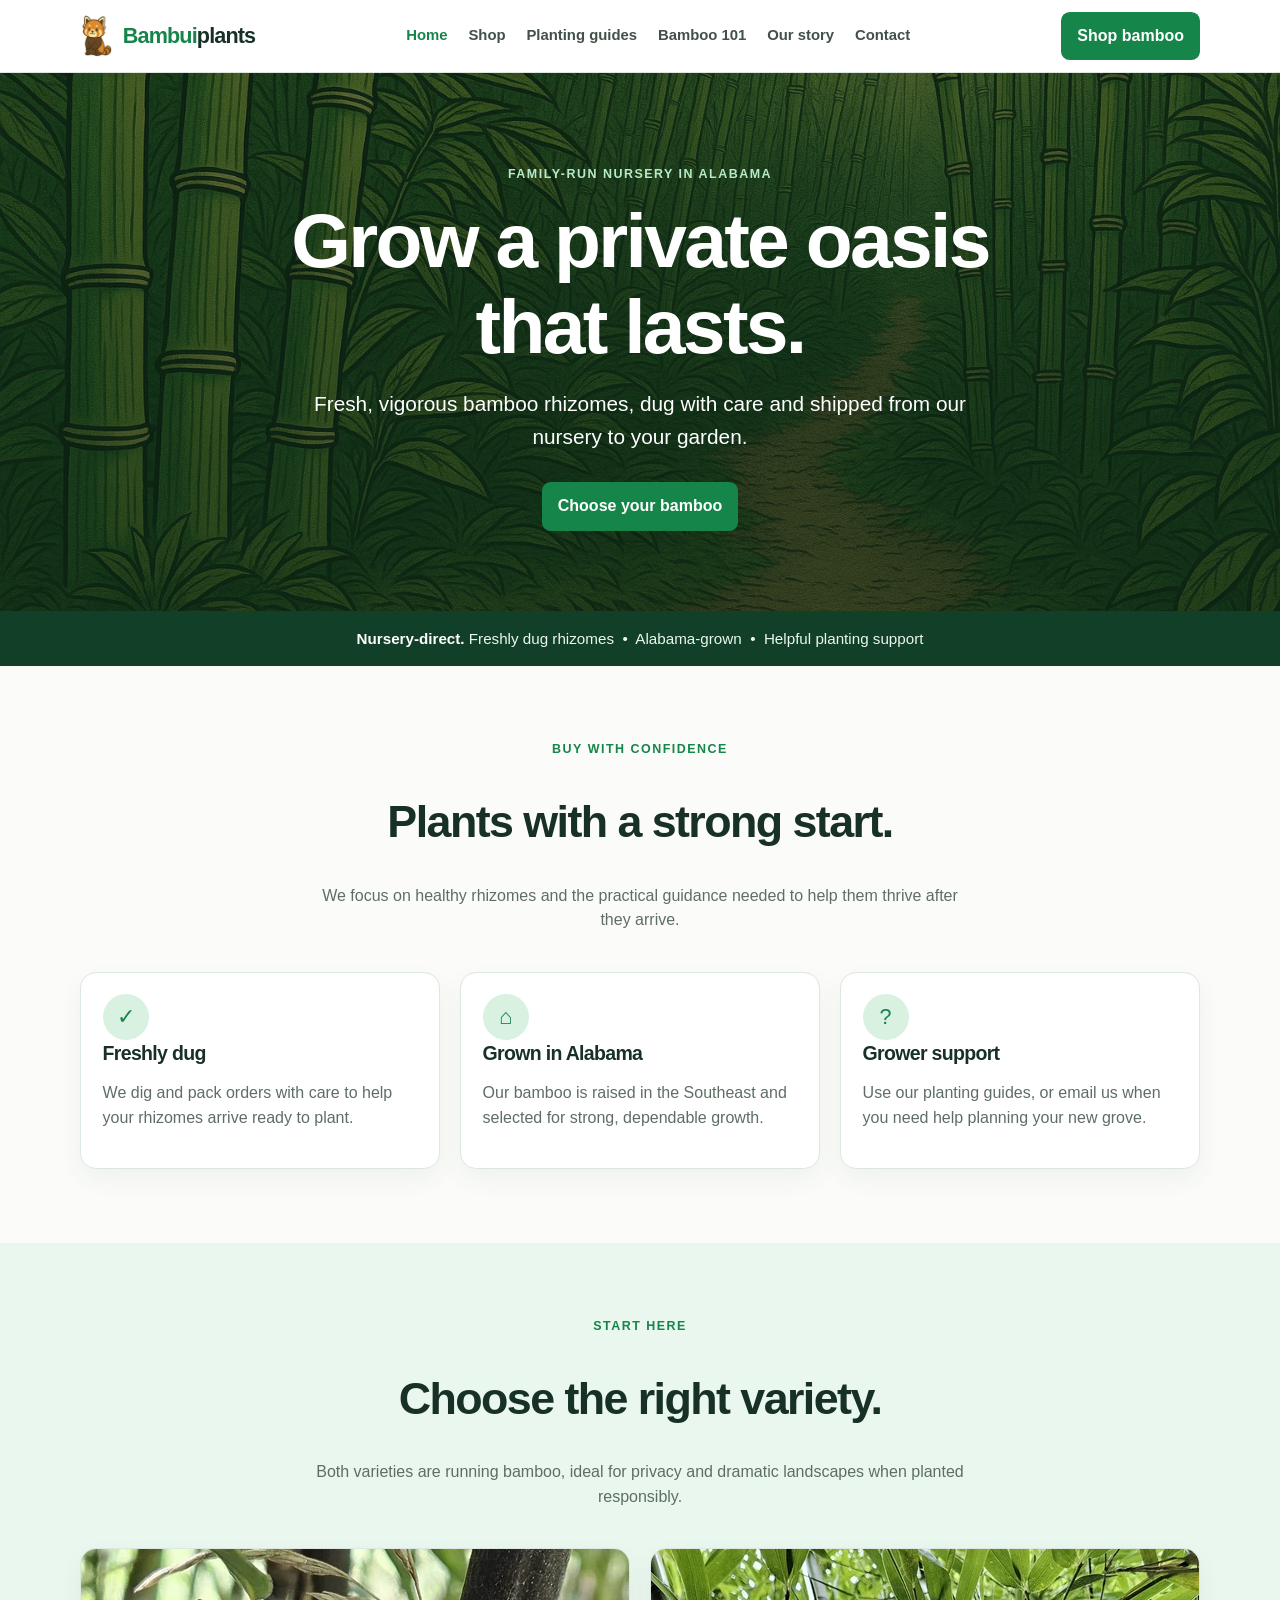
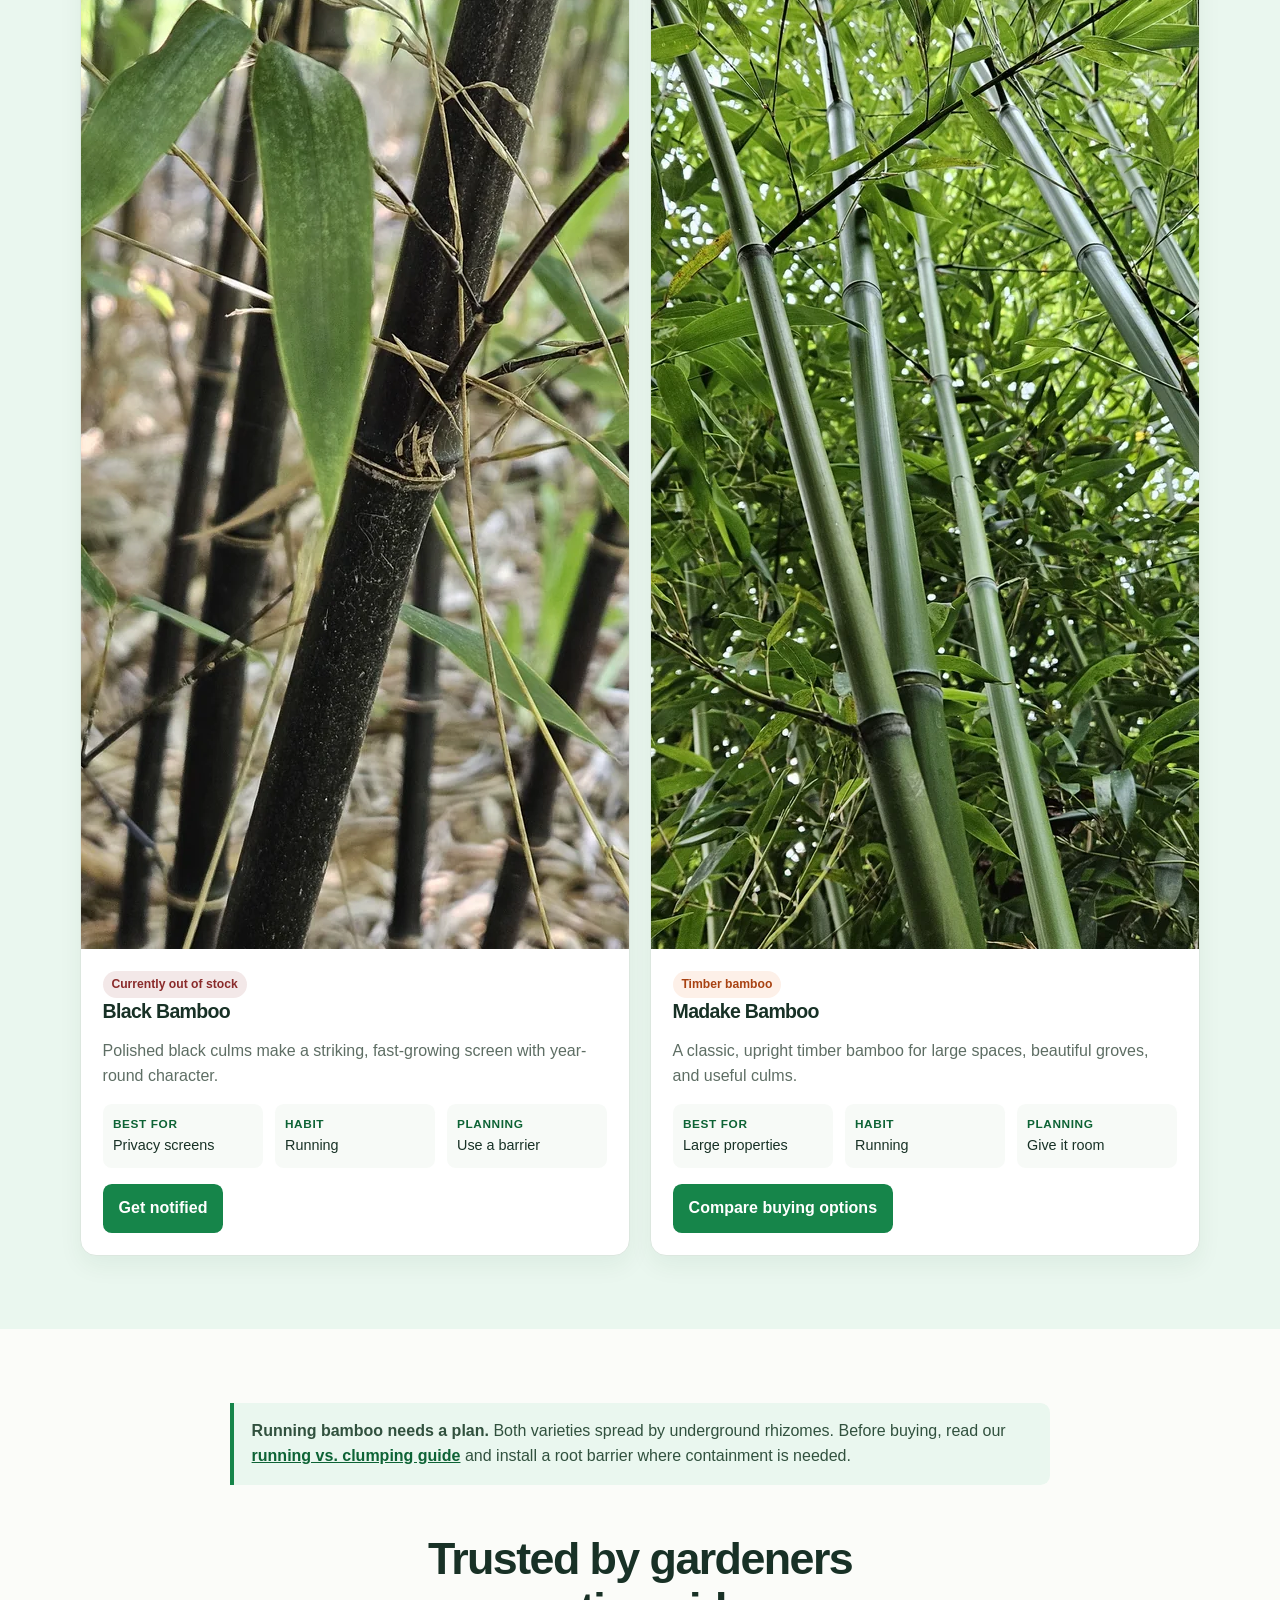
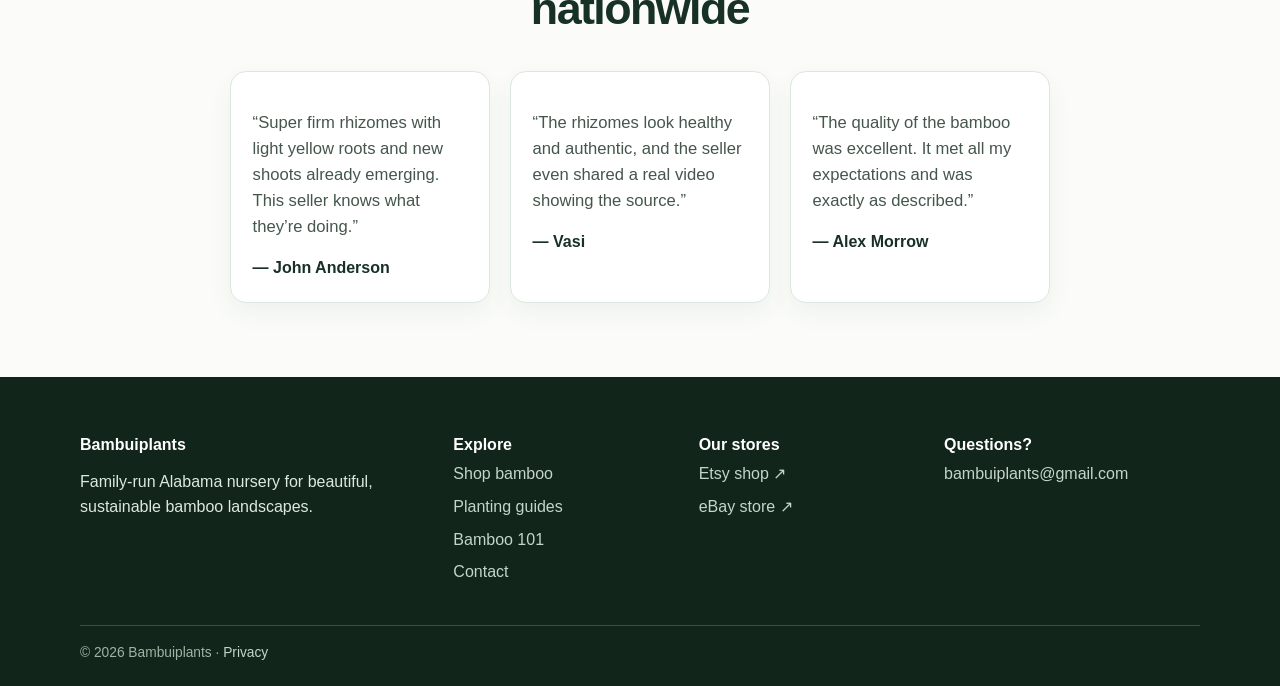
<file: index.html>
<!doctype html>
<html lang="en">
<head>
  <meta charset="utf-8"><meta name="viewport" content="width=device-width, initial-scale=1">
  <title>Bambuiplants | Fresh Bamboo Rhizomes from Alabama</title>
  <meta name="description" content="Fresh, healthy bamboo rhizomes from our family-run Alabama nursery. Shop Black Bamboo and Madake for privacy screens, groves, and garden projects.">
  <link rel="canonical" href="https://bambuiplants.com/"><meta property="og:type" content="website"><meta property="og:title" content="Bambuiplants | Fresh Bamboo Rhizomes from Alabama"><meta property="og:description" content="Nursery-direct bamboo rhizomes for privacy, beauty, and lasting garden projects."><meta property="og:url" content="https://bambuiplants.com/"><meta property="og:image" content="https://bambuiplants.com/images/bamboohero.webp"><meta name="twitter:card" content="summary_large_image">
  <link rel="preload" as="image" href="images/bamboohero.webp"><link rel="stylesheet" href="styles.css"><link rel="icon" href="images/bambuiplants-redpanda.webp" type="image/webp">
  <script type="application/ld+json">{"@context":"https://schema.org","@type":"LocalBusiness","name":"Bambuiplants","url":"https://bambuiplants.com/","email":"bambuiplants@gmail.com","address":{"@type":"PostalAddress","addressRegion":"AL","addressCountry":"US"},"description":"Family-run Alabama nursery offering fresh bamboo rhizomes through Etsy and eBay."}</script>
</head>
<body>
<a class="skip-link" href="#main">Skip to content</a>
<header class="site-header"><div class="container header-inner"><a class="brand" href="index.html"><img src="images/bambuiplants-redpanda.webp" width="34" height="42" alt=""><span><span class="accent">Bambui</span>plants</span></a><nav class="site-nav" data-site-nav data-open="false" aria-label="Main navigation"><a href="index.html" aria-current="page">Home</a><a href="shop.html">Shop</a><a href="guides.html">Planting guides</a><a href="blog.html">Bamboo 101</a><a href="about.html">Our story</a><a href="contact.html">Contact</a></nav><div class="header-actions"><a class="button button-primary" href="shop.html">Shop bamboo</a><button class="menu-toggle" data-menu-button aria-label="Toggle menu" aria-expanded="false">☰</button></div></div></header>
<main id="main">
  <section class="hero"><div class="container hero-content"><p class="eyebrow">Family-run nursery in Alabama</p><h1>Grow a private oasis that lasts.</h1><p class="lead">Fresh, vigorous bamboo rhizomes, dug with care and shipped from our nursery to your garden.</p><a class="button button-primary" href="shop.html">Choose your bamboo</a></div></section>
  <div class="trust-bar"><div class="container"><strong>Nursery-direct.</strong> Freshly dug rhizomes &nbsp;•&nbsp; Alabama-grown &nbsp;•&nbsp; Helpful planting support</div></div>
  <section class="section"><div class="container"><div class="section-heading"><p class="eyebrow" style="color:var(--green)">Buy with confidence</p><h2>Plants with a strong start.</h2><p>We focus on healthy rhizomes and the practical guidance needed to help them thrive after they arrive.</p></div><div class="grid three"><article class="card"><div class="card-body"><div class="icon">✓</div><h3>Freshly dug</h3><p>We dig and pack orders with care to help your rhizomes arrive ready to plant.</p></div></article><article class="card"><div class="card-body"><div class="icon">⌂</div><h3>Grown in Alabama</h3><p>Our bamboo is raised in the Southeast and selected for strong, dependable growth.</p></div></article><article class="card"><div class="card-body"><div class="icon">?</div><h3>Grower support</h3><p>Use our planting guides, or email us when you need help planning your new grove.</p></div></article></div></div></section>
  <section class="section section-muted"><div class="container"><div class="section-heading"><p class="eyebrow" style="color:var(--green)">Start here</p><h2>Choose the right variety.</h2><p>Both varieties are running bamboo, ideal for privacy and dramatic landscapes when planted responsibly.</p></div><div class="grid two"><article class="card"><img class="product-image" src="images/black-bamboo.webp" width="1000" height="1000" alt="Black Bamboo stalks"><div class="card-body"><span class="tag tag-soldout">Currently out of stock</span><h3>Black Bamboo</h3><p>Polished black culms make a striking, fast-growing screen with year-round character.</p><div class="facts"><div class="fact"><b>Best for</b><span>Privacy screens</span></div><div class="fact"><b>Habit</b><span>Running</span></div><div class="fact"><b>Planning</b><span>Use a barrier</span></div></div><a class="button button-primary" href="contact.html">Get notified</a></div></article><article class="card"><img class="product-image" src="images/madake-bamboo.webp" width="1000" height="1000" alt="Madake Bamboo grove"><div class="card-body"><span class="tag">Timber bamboo</span><h3>Madake Bamboo</h3><p>A classic, upright timber bamboo for large spaces, beautiful groves, and useful culms.</p><div class="facts"><div class="fact"><b>Best for</b><span>Large properties</span></div><div class="fact"><b>Habit</b><span>Running</span></div><div class="fact"><b>Planning</b><span>Give it room</span></div></div><a class="button button-primary" href="shop.html#madake-bamboo">Compare buying options</a></div></article></div></div></section>
  <section class="section"><div class="container content"><div class="notice"><strong>Running bamboo needs a plan.</strong> Both varieties spread by underground rhizomes. Before buying, read our <a href="blog.html#running-vs-clumping">running vs. clumping guide</a> and install a root barrier where containment is needed.</div><div class="section-heading" style="margin-top:3rem"><h2>Trusted by gardeners nationwide</h2></div><div class="grid three"><article class="card"><div class="card-body"><p>“Super firm rhizomes with light yellow roots and new shoots already emerging. This seller knows what they’re doing.”</p><strong>— John Anderson</strong></div></article><article class="card"><div class="card-body"><p>“The rhizomes look healthy and authentic, and the seller even shared a real video showing the source.”</p><strong>— Vasi</strong></div></article><article class="card"><div class="card-body"><p>“The quality of the bamboo was excellent. It met all my expectations and was exactly as described.”</p><strong>— Alex Morrow</strong></div></article></div></div></section>
</main>
<footer class="site-footer"><div class="container footer-grid"><div><h3>Bambuiplants</h3><p>Family-run Alabama nursery for beautiful, sustainable bamboo landscapes.</p></div><div><h3>Explore</h3><ul><li><a href="shop.html">Shop bamboo</a></li><li><a href="guides.html">Planting guides</a></li><li><a href="blog.html">Bamboo 101</a></li><li><a href="contact.html">Contact</a></li></ul></div><div><h3>Our stores</h3><ul><li><a href="https://www.etsy.com/shop/BambuiPlants" target="_blank" rel="noopener noreferrer">Etsy shop ↗</a></li><li><a href="https://www.ebay.com/usr/bambuiplants" target="_blank" rel="noopener noreferrer">eBay store ↗</a></li></ul></div><div><h3>Questions?</h3><a href="mailto:bambuiplants@gmail.com">bambuiplants@gmail.com</a></div></div><div class="container fineprint">© <span data-year></span> Bambuiplants · <a href="privacy.html">Privacy</a></div></footer><script src="site.js" defer></script>
</body></html>
</file>
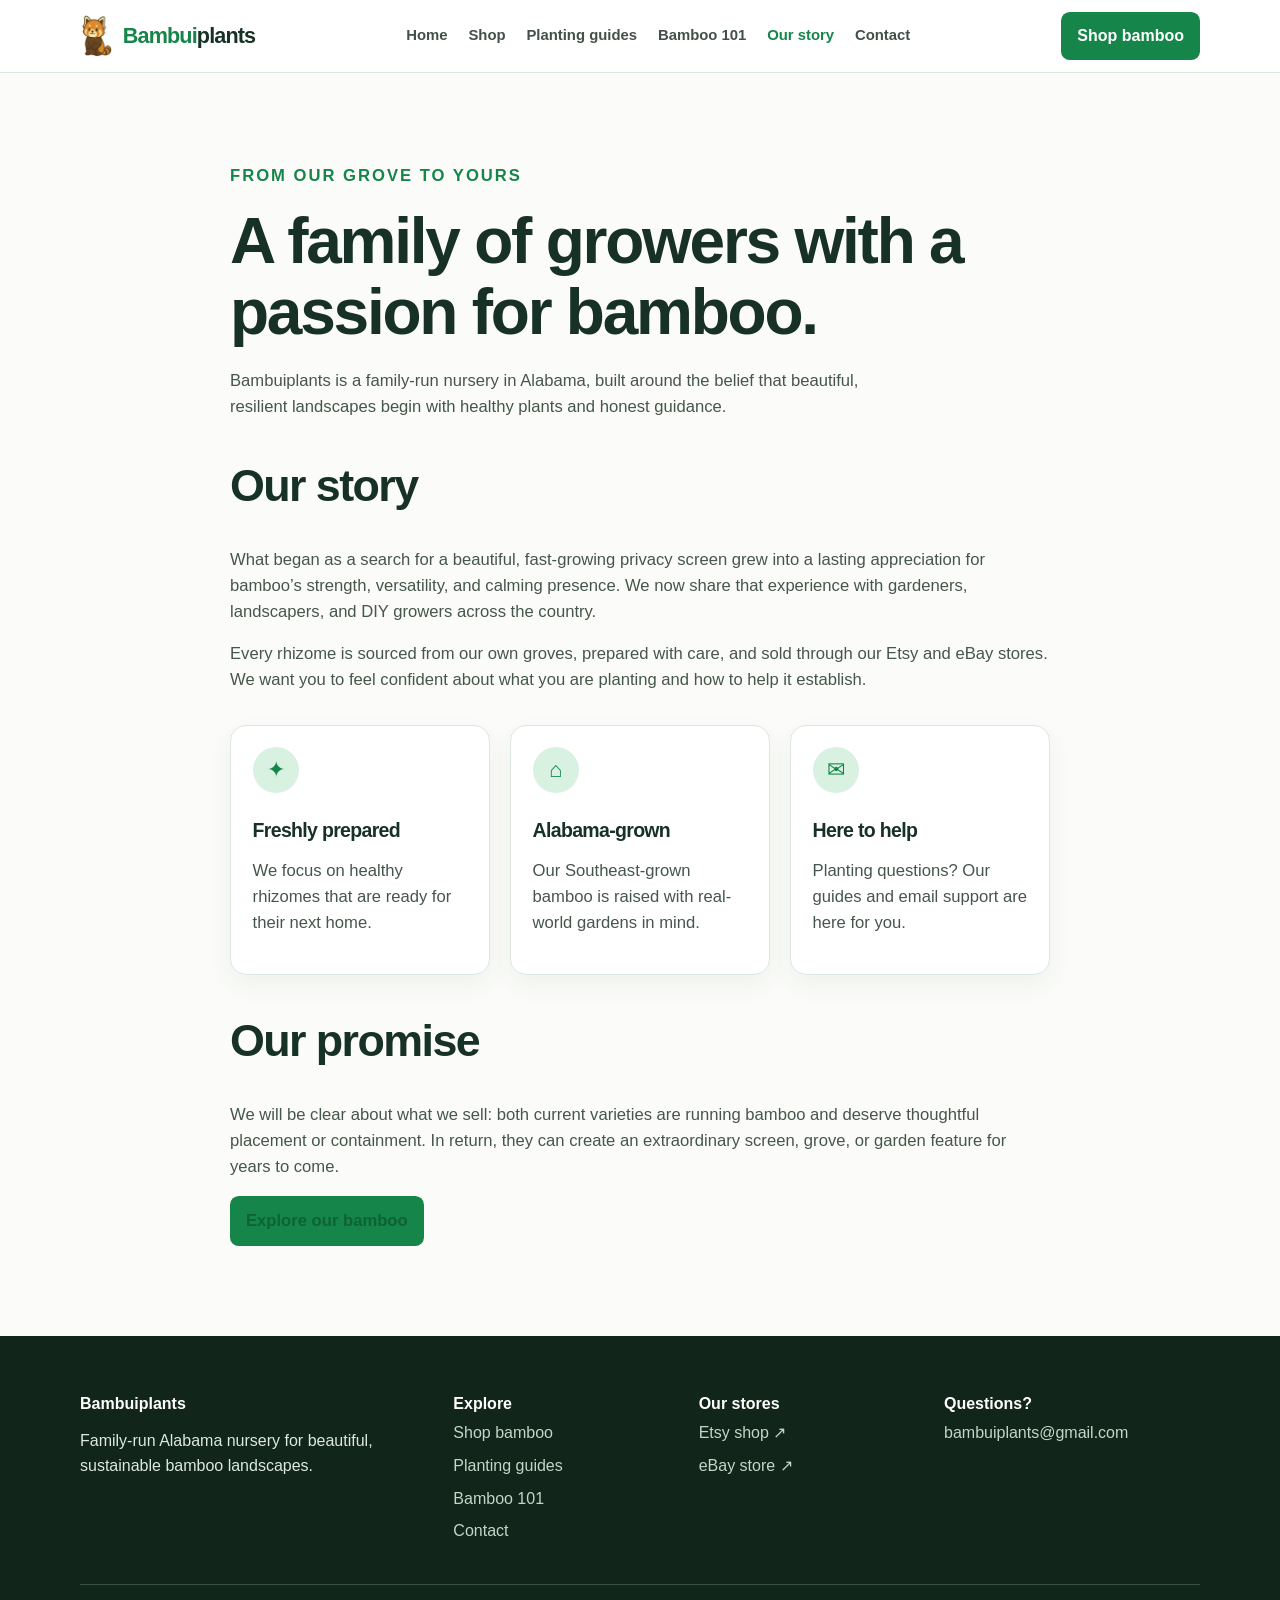
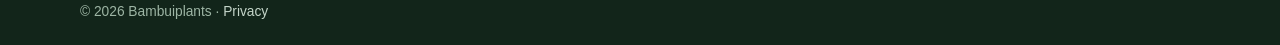
<file: about.html>
<!doctype html><html lang="en"><head><meta charset="utf-8"><meta name="viewport" content="width=device-width,initial-scale=1"><title>Our Alabama Bamboo Nursery | Bambuiplants</title><meta name="description" content="Meet Bambuiplants, a family-run Alabama nursery growing fresh bamboo rhizomes for gardeners, landscapers, and privacy-screen projects."><link rel="canonical" href="https://bambuiplants.com/about.html"><meta property="og:type" content="website"><meta property="og:title" content="Our Alabama Bamboo Nursery | Bambuiplants"><meta property="og:description" content="Family-grown bamboo rhizomes and practical support from our Alabama nursery."><meta property="og:url" content="https://bambuiplants.com/about.html"><meta name="twitter:card" content="summary"><link rel="stylesheet" href="styles.css"></head><body>
<a class="skip-link" href="#main">Skip to content</a><header class="site-header"><div class="container header-inner"><a class="brand" href="index.html"><img src="images/bambuiplants-redpanda.webp" width="34" height="42" alt=""><span><span class="accent">Bambui</span>plants</span></a><nav class="site-nav" data-site-nav data-open="false" aria-label="Main navigation"><a href="index.html">Home</a><a href="shop.html">Shop</a><a href="guides.html">Planting guides</a><a href="blog.html">Bamboo 101</a><a href="about.html" aria-current="page">Our story</a><a href="contact.html">Contact</a></nav><div class="header-actions"><a class="button button-primary" href="shop.html">Shop bamboo</a><button class="menu-toggle" data-menu-button aria-label="Toggle menu" aria-expanded="false">☰</button></div></div></header>
<main id="main"><section class="section"><div class="container content"><p class="eyebrow" style="color:var(--green)">From our grove to yours</p><h1 style="font-size:clamp(2.4rem,5vw,4.1rem)">A family of growers with a passion for bamboo.</h1><p class="lead" style="margin-left:0">Bambuiplants is a family-run nursery in Alabama, built around the belief that beautiful, resilient landscapes begin with healthy plants and honest guidance.</p><h2>Our story</h2><p>What began as a search for a beautiful, fast-growing privacy screen grew into a lasting appreciation for bamboo’s strength, versatility, and calming presence. We now share that experience with gardeners, landscapers, and DIY growers across the country.</p><p>Every rhizome is sourced from our own groves, prepared with care, and sold through our Etsy and eBay stores. We want you to feel confident about what you are planting and how to help it establish.</p><div class="grid three" style="margin-top:2rem"><div class="card"><div class="card-body"><div class="icon">✦</div><h3>Freshly prepared</h3><p>We focus on healthy rhizomes that are ready for their next home.</p></div></div><div class="card"><div class="card-body"><div class="icon">⌂</div><h3>Alabama-grown</h3><p>Our Southeast-grown bamboo is raised with real-world gardens in mind.</p></div></div><div class="card"><div class="card-body"><div class="icon">✉</div><h3>Here to help</h3><p>Planting questions? Our guides and email support are here for you.</p></div></div></div><h2>Our promise</h2><p>We will be clear about what we sell: both current varieties are running bamboo and deserve thoughtful placement or containment. In return, they can create an extraordinary screen, grove, or garden feature for years to come.</p><p><a class="button button-primary" href="shop.html">Explore our bamboo</a></p></div></section></main>
<footer class="site-footer"><div class="container footer-grid"><div><h3>Bambuiplants</h3><p>Family-run Alabama nursery for beautiful, sustainable bamboo landscapes.</p></div><div><h3>Explore</h3><ul><li><a href="shop.html">Shop bamboo</a></li><li><a href="guides.html">Planting guides</a></li><li><a href="blog.html">Bamboo 101</a></li><li><a href="contact.html">Contact</a></li></ul></div><div><h3>Our stores</h3><ul><li><a href="https://www.etsy.com/shop/BambuiPlants" target="_blank" rel="noopener noreferrer">Etsy shop ↗</a></li><li><a href="https://www.ebay.com/usr/bambuiplants" target="_blank" rel="noopener noreferrer">eBay store ↗</a></li></ul></div><div><h3>Questions?</h3><a href="mailto:bambuiplants@gmail.com">bambuiplants@gmail.com</a></div></div><div class="container fineprint">© <span data-year></span> Bambuiplants · <a href="privacy.html">Privacy</a></div></footer><script src="site.js" defer></script></body></html>
</file>
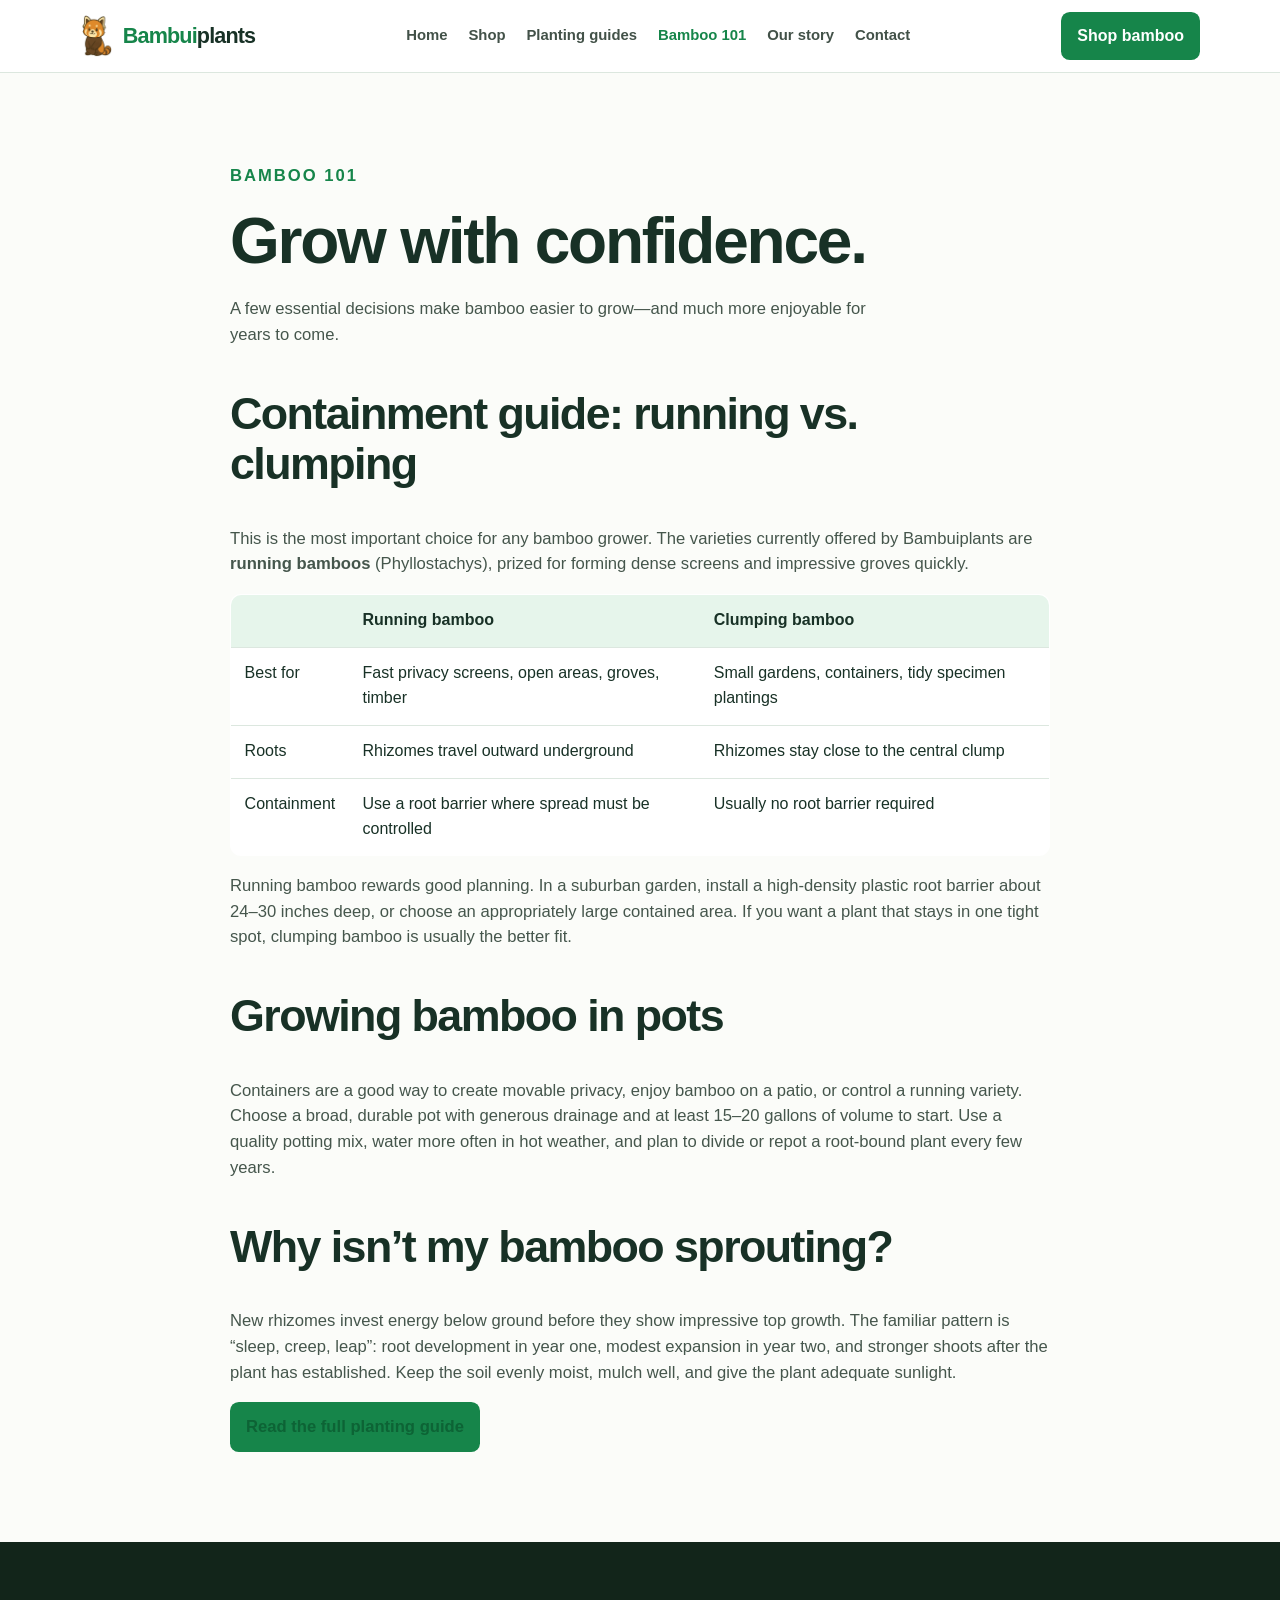
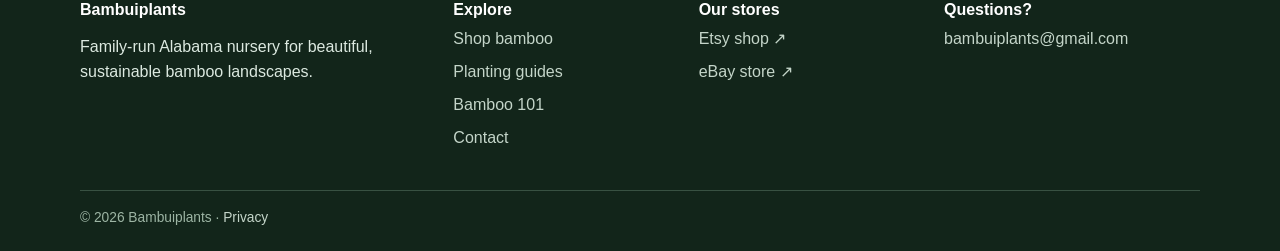
<file: blog.html>
<!doctype html><html lang="en"><head><meta charset="utf-8"><meta name="viewport" content="width=device-width,initial-scale=1"><title>Bamboo 101: Growing Tips and Buyer Guidance | Bambuiplants</title><meta name="description" content="Practical bamboo growing guidance from Bambuiplants: running vs. clumping bamboo, container growing, and what to expect from a new rhizome."><link rel="canonical" href="https://bambuiplants.com/blog.html"><meta property="og:type" content="article"><meta property="og:title" content="Bamboo 101: Growing Tips and Buyer Guidance | Bambuiplants"><meta property="og:description" content="Practical bamboo knowledge for confident planting."><meta property="og:url" content="https://bambuiplants.com/blog.html"><meta name="twitter:card" content="summary"><link rel="stylesheet" href="styles.css"></head><body>
<a class="skip-link" href="#main">Skip to content</a><header class="site-header"><div class="container header-inner"><a class="brand" href="index.html"><img src="images/bambuiplants-redpanda.webp" width="34" height="42" alt=""><span><span class="accent">Bambui</span>plants</span></a><nav class="site-nav" data-site-nav data-open="false" aria-label="Main navigation"><a href="index.html">Home</a><a href="shop.html">Shop</a><a href="guides.html">Planting guides</a><a href="blog.html" aria-current="page">Bamboo 101</a><a href="about.html">Our story</a><a href="contact.html">Contact</a></nav><div class="header-actions"><a class="button button-primary" href="shop.html">Shop bamboo</a><button class="menu-toggle" data-menu-button aria-label="Toggle menu" aria-expanded="false">☰</button></div></div></header>
<main id="main"><section class="section"><article class="container content"><p class="eyebrow" style="color:var(--green)">Bamboo 101</p><h1 style="font-size:clamp(2.4rem,5vw,4.1rem)">Grow with confidence.</h1><p class="lead" style="margin-left:0">A few essential decisions make bamboo easier to grow—and much more enjoyable for years to come.</p><h2 id="running-vs-clumping">Containment guide: running vs. clumping</h2><p>This is the most important choice for any bamboo grower. The varieties currently offered by Bambuiplants are <strong>running bamboos</strong> (Phyllostachys), prized for forming dense screens and impressive groves quickly.</p><table class="comparison"><thead><tr><th></th><th>Running bamboo</th><th>Clumping bamboo</th></tr></thead><tbody><tr><td>Best for</td><td>Fast privacy screens, open areas, groves, timber</td><td>Small gardens, containers, tidy specimen plantings</td></tr><tr><td>Roots</td><td>Rhizomes travel outward underground</td><td>Rhizomes stay close to the central clump</td></tr><tr><td>Containment</td><td>Use a root barrier where spread must be controlled</td><td>Usually no root barrier required</td></tr></tbody></table><p>Running bamboo rewards good planning. In a suburban garden, install a high-density plastic root barrier about 24–30 inches deep, or choose an appropriately large contained area. If you want a plant that stays in one tight spot, clumping bamboo is usually the better fit.</p><h2>Growing bamboo in pots</h2><p>Containers are a good way to create movable privacy, enjoy bamboo on a patio, or control a running variety. Choose a broad, durable pot with generous drainage and at least 15–20 gallons of volume to start. Use a quality potting mix, water more often in hot weather, and plan to divide or repot a root-bound plant every few years.</p><h2>Why isn’t my bamboo sprouting?</h2><p>New rhizomes invest energy below ground before they show impressive top growth. The familiar pattern is “sleep, creep, leap”: root development in year one, modest expansion in year two, and stronger shoots after the plant has established. Keep the soil evenly moist, mulch well, and give the plant adequate sunlight.</p><p><a class="button button-primary" href="guides.html">Read the full planting guide</a></p></article></section></main>
<footer class="site-footer"><div class="container footer-grid"><div><h3>Bambuiplants</h3><p>Family-run Alabama nursery for beautiful, sustainable bamboo landscapes.</p></div><div><h3>Explore</h3><ul><li><a href="shop.html">Shop bamboo</a></li><li><a href="guides.html">Planting guides</a></li><li><a href="blog.html">Bamboo 101</a></li><li><a href="contact.html">Contact</a></li></ul></div><div><h3>Our stores</h3><ul><li><a href="https://www.etsy.com/shop/BambuiPlants" target="_blank" rel="noopener noreferrer">Etsy shop ↗</a></li><li><a href="https://www.ebay.com/usr/bambuiplants" target="_blank" rel="noopener noreferrer">eBay store ↗</a></li></ul></div><div><h3>Questions?</h3><a href="mailto:bambuiplants@gmail.com">bambuiplants@gmail.com</a></div></div><div class="container fineprint">© <span data-year></span> Bambuiplants · <a href="privacy.html">Privacy</a></div></footer><script src="site.js" defer></script></body></html>
</file>
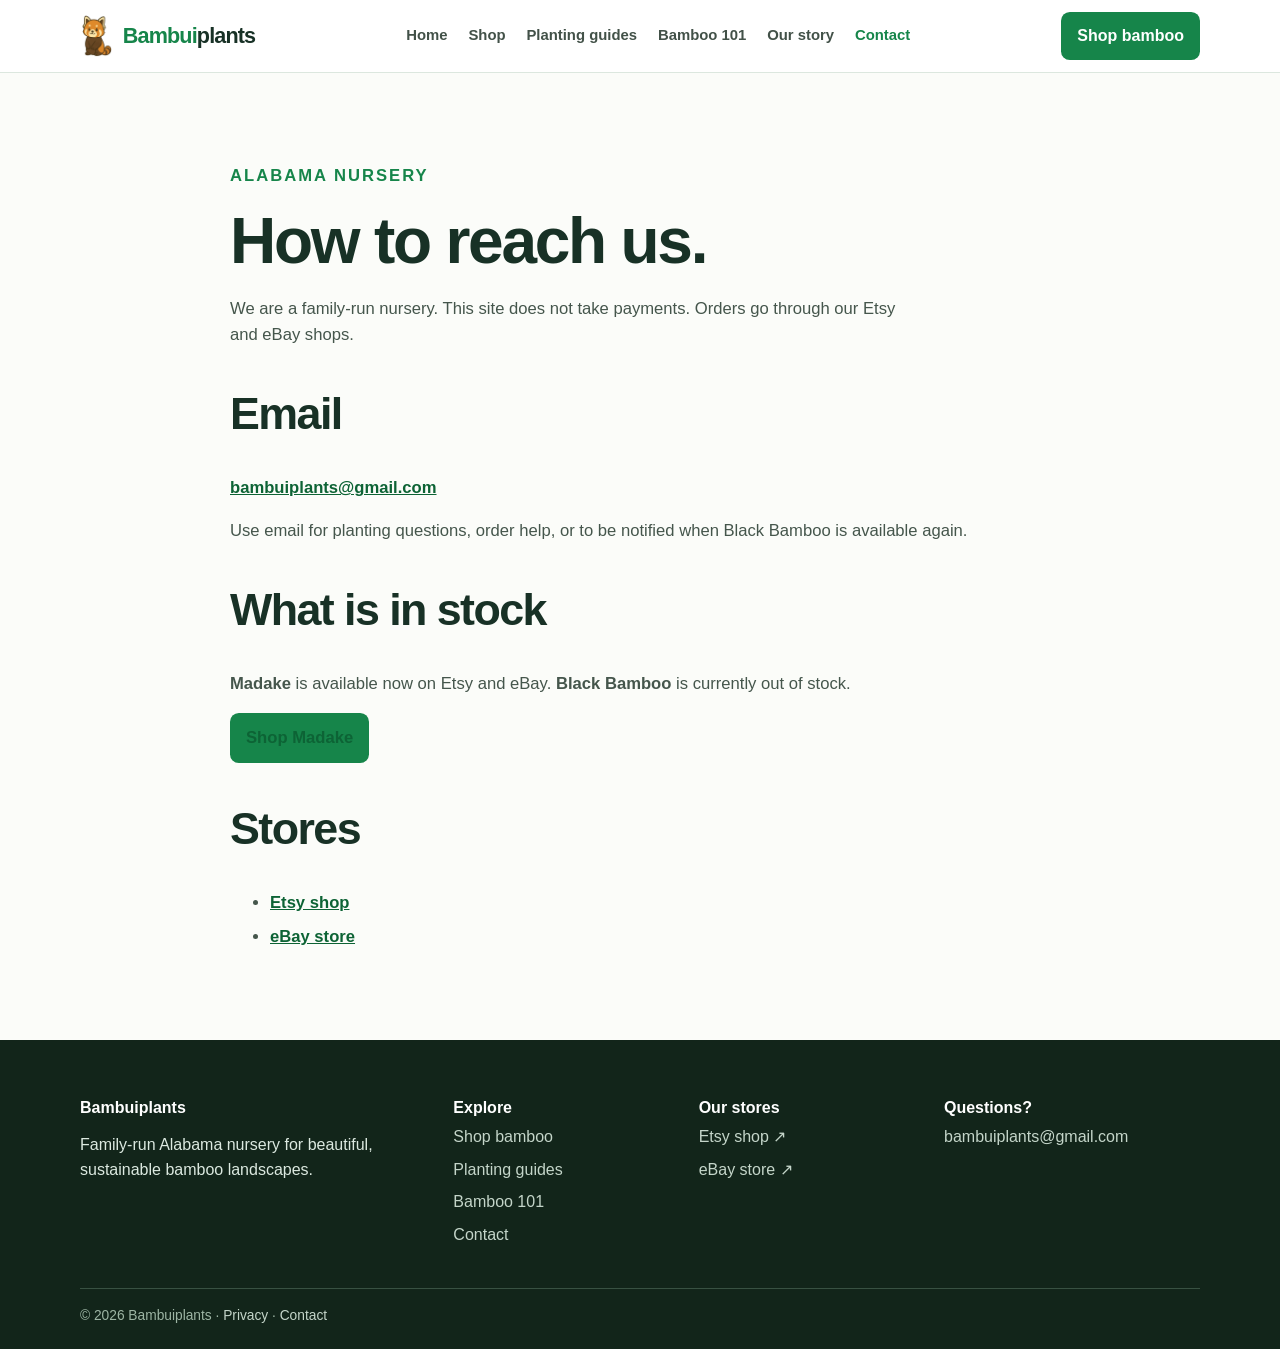
<file: contact.html>
<!doctype html>
<html lang="en">
<head>
  <meta charset="utf-8">
  <meta name="viewport" content="width=device-width, initial-scale=1">
  <title>Contact | Bambuiplants</title>
  <meta name="description" content="Email Bambuiplants, a family-run Alabama bamboo nursery. Ask about Madake rhizomes, sold-out Black Bamboo restocks, or planting questions.">
  <link rel="canonical" href="https://bambuiplants.com/contact.html">
  <meta property="og:type" content="website">
  <meta property="og:title" content="Contact | Bambuiplants">
  <meta property="og:description" content="Reach our Alabama nursery by email. Orders go through Etsy and eBay.">
  <meta property="og:url" content="https://bambuiplants.com/contact.html">
  <meta name="twitter:card" content="summary">
  <link rel="stylesheet" href="styles.css">
  <link rel="icon" href="images/bambuiplants-redpanda.webp" type="image/webp">
</head>
<body>
<a class="skip-link" href="#main">Skip to content</a>
<header class="site-header"><div class="container header-inner"><a class="brand" href="index.html"><img src="images/bambuiplants-redpanda.webp" width="34" height="42" alt=""><span><span class="accent">Bambui</span>plants</span></a><nav class="site-nav" data-site-nav data-open="false" aria-label="Main navigation"><a href="index.html">Home</a><a href="shop.html">Shop</a><a href="guides.html">Planting guides</a><a href="blog.html">Bamboo 101</a><a href="about.html">Our story</a><a href="contact.html" aria-current="page">Contact</a></nav><div class="header-actions"><a class="button button-primary" href="shop.html">Shop bamboo</a><button class="menu-toggle" data-menu-button aria-label="Toggle menu" aria-expanded="false">☰</button></div></div></header>

<main id="main">
  <section class="section">
    <div class="container content">
      <p class="eyebrow" style="color:var(--green)">Alabama nursery</p>
      <h1 style="font-size:clamp(2.4rem,5vw,4.1rem)">How to reach us.</h1>
      <p class="lead" style="margin-left:0">We are a family-run nursery. This site does not take payments. Orders go through our Etsy and eBay shops.</p>
      <h2>Email</h2>
      <p><a href="mailto:bambuiplants@gmail.com">bambuiplants@gmail.com</a></p>
      <p>Use email for planting questions, order help, or to be notified when Black Bamboo is available again.</p>
      <h2>What is in stock</h2>
      <p><strong>Madake</strong> is available now on Etsy and eBay. <strong>Black Bamboo</strong> is currently out of stock.</p>
      <p><a class="button button-primary" href="shop.html#madake-bamboo">Shop Madake</a></p>
      <h2>Stores</h2>
      <ul>
        <li><a href="https://www.etsy.com/shop/BambuiPlants" target="_blank" rel="noopener noreferrer">Etsy shop</a></li>
        <li><a href="https://www.ebay.com/usr/bambuiplants" target="_blank" rel="noopener noreferrer">eBay store</a></li>
      </ul>
    </div>
  </section>
</main>
<footer class="site-footer"><div class="container footer-grid"><div><h3>Bambuiplants</h3><p>Family-run Alabama nursery for beautiful, sustainable bamboo landscapes.</p></div><div><h3>Explore</h3><ul><li><a href="shop.html">Shop bamboo</a></li><li><a href="guides.html">Planting guides</a></li><li><a href="blog.html">Bamboo 101</a></li><li><a href="contact.html">Contact</a></li></ul></div><div><h3>Our stores</h3><ul><li><a href="https://www.etsy.com/shop/BambuiPlants" target="_blank" rel="noopener noreferrer">Etsy shop ↗</a></li><li><a href="https://www.ebay.com/usr/bambuiplants" target="_blank" rel="noopener noreferrer">eBay store ↗</a></li></ul></div><div><h3>Questions?</h3><a href="mailto:bambuiplants@gmail.com">bambuiplants@gmail.com</a></div></div><div class="container fineprint">© <span data-year></span> Bambuiplants · <a href="privacy.html">Privacy</a> · <a href="contact.html">Contact</a></div></footer><script src="site.js" defer></script>
</body></html>
</file>
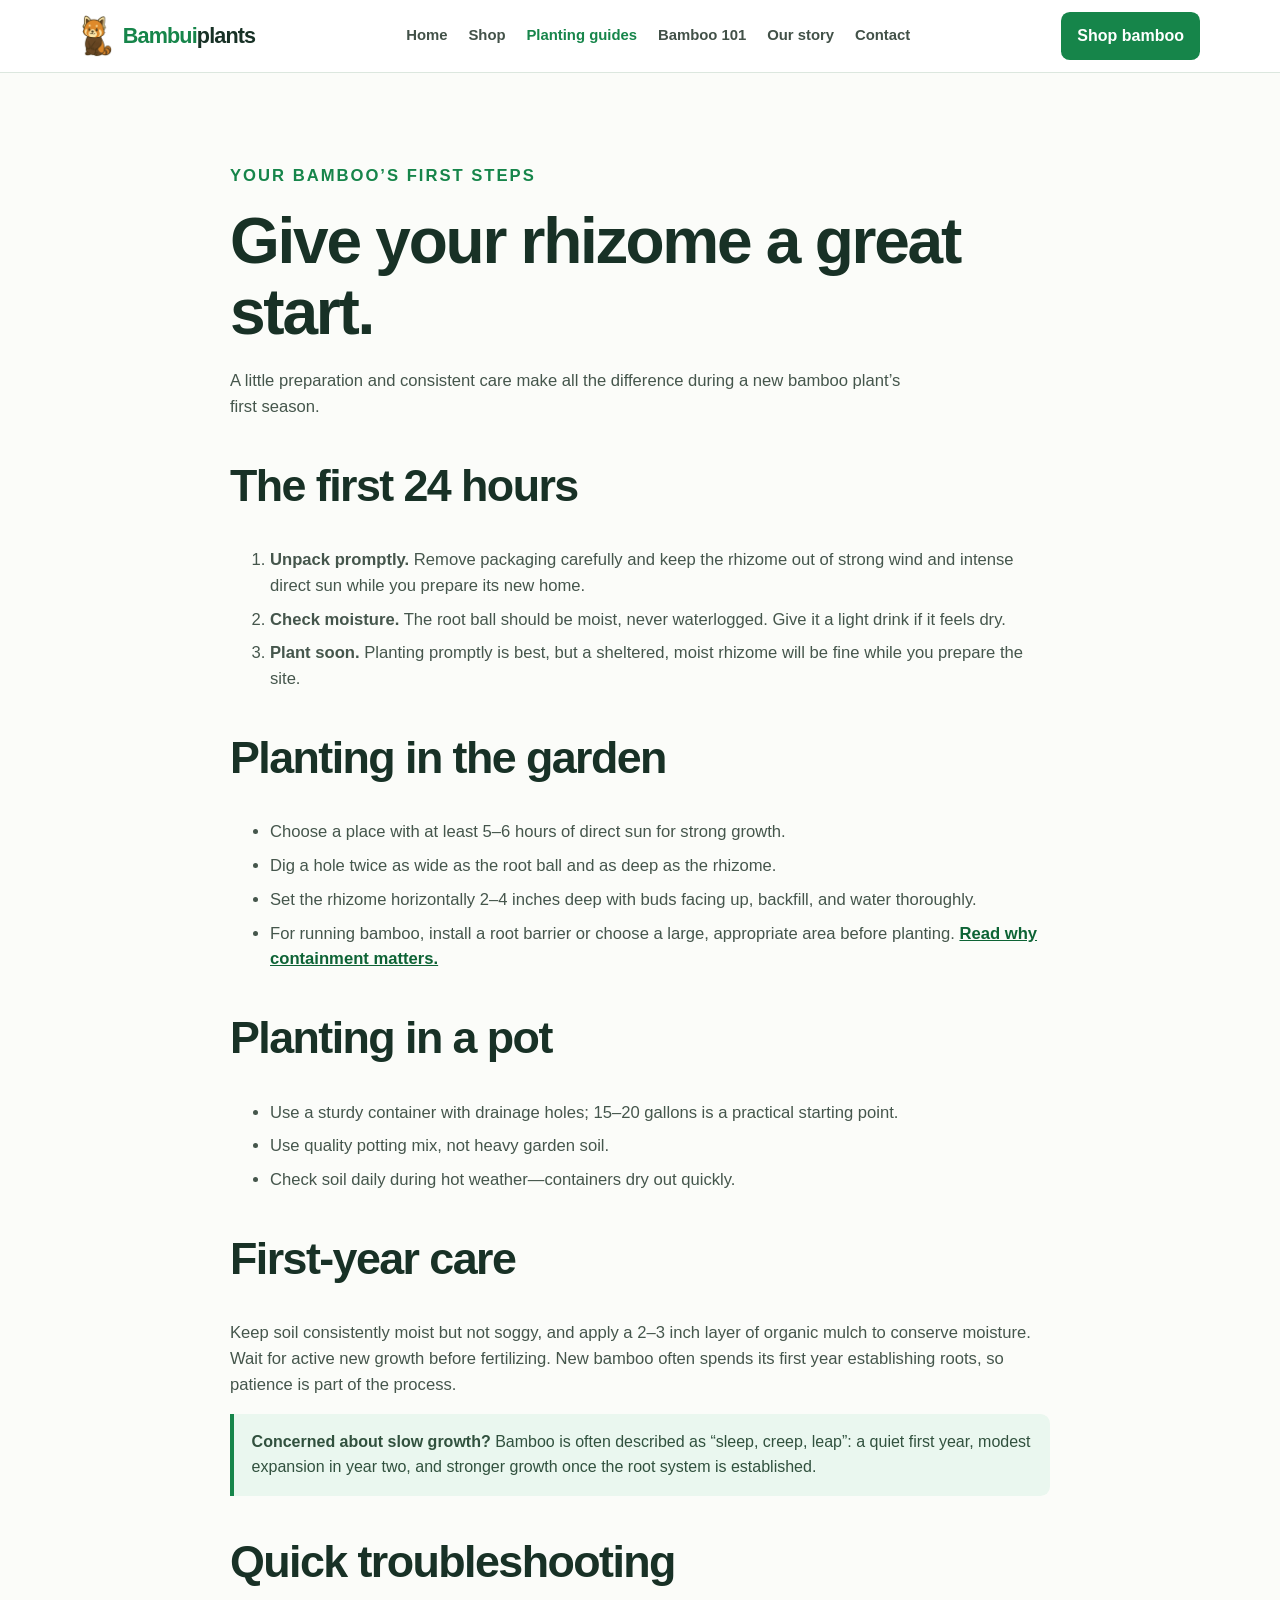
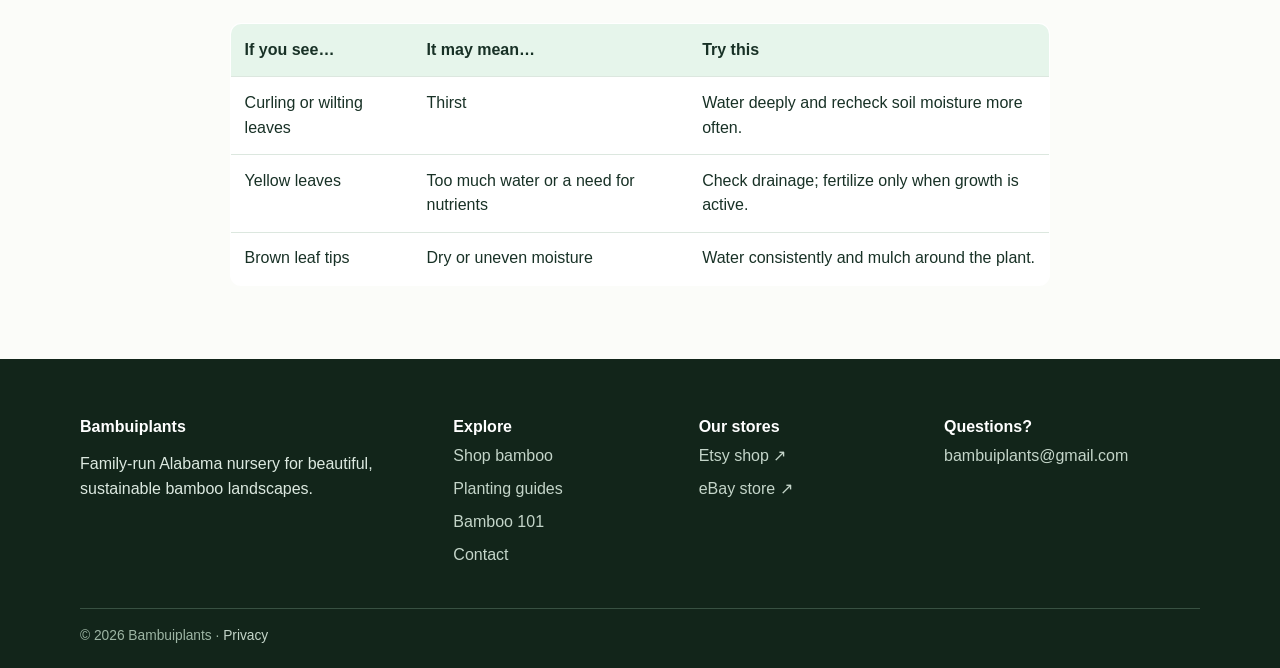
<file: guides.html>
<!doctype html><html lang="en"><head><meta charset="utf-8"><meta name="viewport" content="width=device-width,initial-scale=1"><title>Bamboo Planting and Care Guide | Bambuiplants</title><meta name="description" content="Step-by-step bamboo planting and care guidance: unpacking rhizomes, garden and container planting, watering, mulch, and first-year expectations."><link rel="canonical" href="https://bambuiplants.com/guides.html"><meta property="og:type" content="article"><meta property="og:title" content="Bamboo Planting and Care Guide | Bambuiplants"><meta property="og:description" content="A practical guide to giving your new bamboo rhizome a strong start."><meta property="og:url" content="https://bambuiplants.com/guides.html"><meta name="twitter:card" content="summary"><link rel="stylesheet" href="styles.css"></head><body>
<a class="skip-link" href="#main">Skip to content</a><header class="site-header"><div class="container header-inner"><a class="brand" href="index.html"><img src="images/bambuiplants-redpanda.webp" width="34" height="42" alt=""><span><span class="accent">Bambui</span>plants</span></a><nav class="site-nav" data-site-nav data-open="false" aria-label="Main navigation"><a href="index.html">Home</a><a href="shop.html">Shop</a><a href="guides.html" aria-current="page">Planting guides</a><a href="blog.html">Bamboo 101</a><a href="about.html">Our story</a><a href="contact.html">Contact</a></nav><div class="header-actions"><a class="button button-primary" href="shop.html">Shop bamboo</a><button class="menu-toggle" data-menu-button aria-label="Toggle menu" aria-expanded="false">☰</button></div></div></header>
<main id="main"><section class="section"><article class="container content"><p class="eyebrow" style="color:var(--green)">Your bamboo’s first steps</p><h1 style="font-size:clamp(2.4rem,5vw,4.1rem)">Give your rhizome a great start.</h1><p class="lead" style="margin-left:0">A little preparation and consistent care make all the difference during a new bamboo plant’s first season.</p><h2>The first 24 hours</h2><ol><li><strong>Unpack promptly.</strong> Remove packaging carefully and keep the rhizome out of strong wind and intense direct sun while you prepare its new home.</li><li><strong>Check moisture.</strong> The root ball should be moist, never waterlogged. Give it a light drink if it feels dry.</li><li><strong>Plant soon.</strong> Planting promptly is best, but a sheltered, moist rhizome will be fine while you prepare the site.</li></ol><h2>Planting in the garden</h2><ul><li>Choose a place with at least 5–6 hours of direct sun for strong growth.</li><li>Dig a hole twice as wide as the root ball and as deep as the rhizome.</li><li>Set the rhizome horizontally 2–4 inches deep with buds facing up, backfill, and water thoroughly.</li><li>For running bamboo, install a root barrier or choose a large, appropriate area before planting. <a href="blog.html#running-vs-clumping">Read why containment matters.</a></li></ul><h2>Planting in a pot</h2><ul><li>Use a sturdy container with drainage holes; 15–20 gallons is a practical starting point.</li><li>Use quality potting mix, not heavy garden soil.</li><li>Check soil daily during hot weather—containers dry out quickly.</li></ul><h2>First-year care</h2><p>Keep soil consistently moist but not soggy, and apply a 2–3 inch layer of organic mulch to conserve moisture. Wait for active new growth before fertilizing. New bamboo often spends its first year establishing roots, so patience is part of the process.</p><div class="notice"><strong>Concerned about slow growth?</strong> Bamboo is often described as “sleep, creep, leap”: a quiet first year, modest expansion in year two, and stronger growth once the root system is established.</div><h2>Quick troubleshooting</h2><table class="comparison"><thead><tr><th>If you see…</th><th>It may mean…</th><th>Try this</th></tr></thead><tbody><tr><td>Curling or wilting leaves</td><td>Thirst</td><td>Water deeply and recheck soil moisture more often.</td></tr><tr><td>Yellow leaves</td><td>Too much water or a need for nutrients</td><td>Check drainage; fertilize only when growth is active.</td></tr><tr><td>Brown leaf tips</td><td>Dry or uneven moisture</td><td>Water consistently and mulch around the plant.</td></tr></tbody></table></article></section></main>
<footer class="site-footer"><div class="container footer-grid"><div><h3>Bambuiplants</h3><p>Family-run Alabama nursery for beautiful, sustainable bamboo landscapes.</p></div><div><h3>Explore</h3><ul><li><a href="shop.html">Shop bamboo</a></li><li><a href="guides.html">Planting guides</a></li><li><a href="blog.html">Bamboo 101</a></li><li><a href="contact.html">Contact</a></li></ul></div><div><h3>Our stores</h3><ul><li><a href="https://www.etsy.com/shop/BambuiPlants" target="_blank" rel="noopener noreferrer">Etsy shop ↗</a></li><li><a href="https://www.ebay.com/usr/bambuiplants" target="_blank" rel="noopener noreferrer">eBay store ↗</a></li></ul></div><div><h3>Questions?</h3><a href="mailto:bambuiplants@gmail.com">bambuiplants@gmail.com</a></div></div><div class="container fineprint">© <span data-year></span> Bambuiplants · <a href="privacy.html">Privacy</a></div></footer><script src="site.js" defer></script></body></html>
</file>
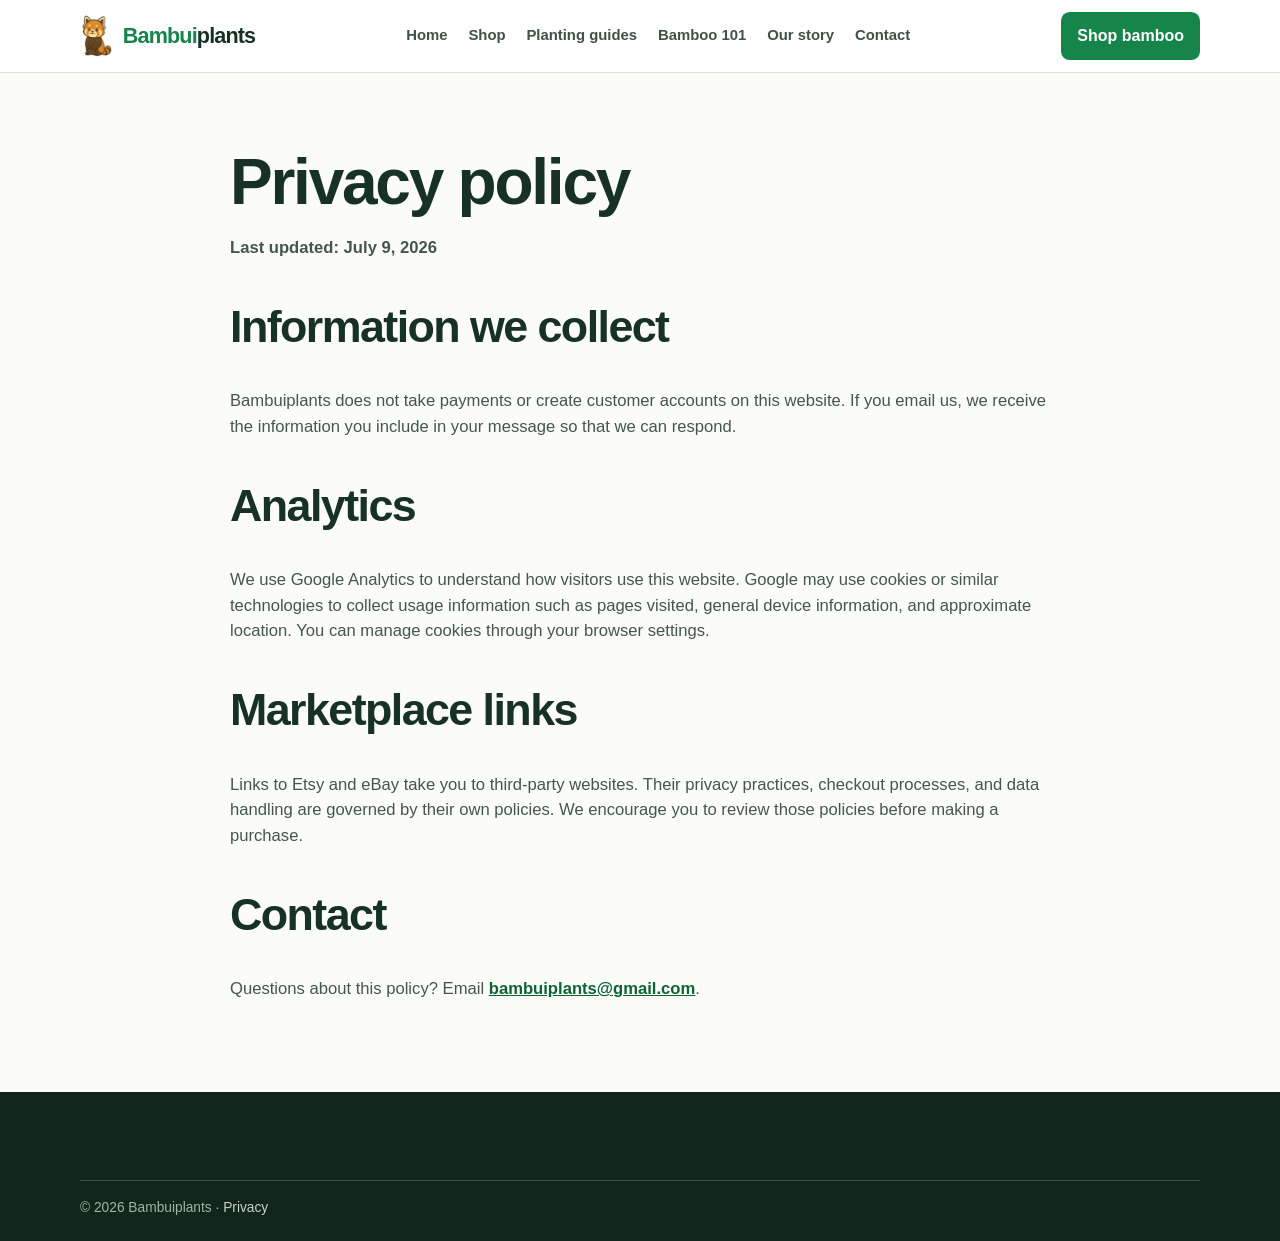
<file: privacy.html>
<!doctype html><html lang="en"><head><meta charset="utf-8"><meta name="viewport" content="width=device-width,initial-scale=1"><title>Privacy Policy | Bambuiplants</title><meta name="description" content="Bambuiplants privacy policy."><link rel="canonical" href="https://bambuiplants.com/privacy.html"><meta name="robots" content="noindex"><link rel="stylesheet" href="styles.css"></head><body><a class="skip-link" href="#main">Skip to content</a><header class="site-header"><div class="container header-inner"><a class="brand" href="index.html"><img src="images/bambuiplants-redpanda.webp" width="34" height="42" alt=""><span><span class="accent">Bambui</span>plants</span></a><nav class="site-nav" data-site-nav data-open="false" aria-label="Main navigation"><a href="index.html">Home</a><a href="shop.html">Shop</a><a href="guides.html">Planting guides</a><a href="blog.html">Bamboo 101</a><a href="about.html">Our story</a><a href="contact.html">Contact</a></nav><div class="header-actions"><a class="button button-primary" href="shop.html">Shop bamboo</a><button class="menu-toggle" data-menu-button aria-label="Toggle menu" aria-expanded="false">☰</button></div></div></header><main id="main"><section class="section"><article class="container content"><h1 style="font-size:clamp(2.4rem,5vw,4.1rem)">Privacy policy</h1><p><strong>Last updated: July 9, 2026</strong></p><h2>Information we collect</h2><p>Bambuiplants does not take payments or create customer accounts on this website. If you email us, we receive the information you include in your message so that we can respond.</p><h2>Analytics</h2><p>We use Google Analytics to understand how visitors use this website. Google may use cookies or similar technologies to collect usage information such as pages visited, general device information, and approximate location. You can manage cookies through your browser settings.</p><h2>Marketplace links</h2><p>Links to Etsy and eBay take you to third-party websites. Their privacy practices, checkout processes, and data handling are governed by their own policies. We encourage you to review those policies before making a purchase.</p><h2>Contact</h2><p>Questions about this policy? Email <a href="mailto:bambuiplants@gmail.com">bambuiplants@gmail.com</a>.</p></article></section></main><footer class="site-footer"><div class="container fineprint">© <span data-year></span> Bambuiplants · <a href="privacy.html">Privacy</a></div></footer><script src="site.js" defer></script></body></html>
</file>
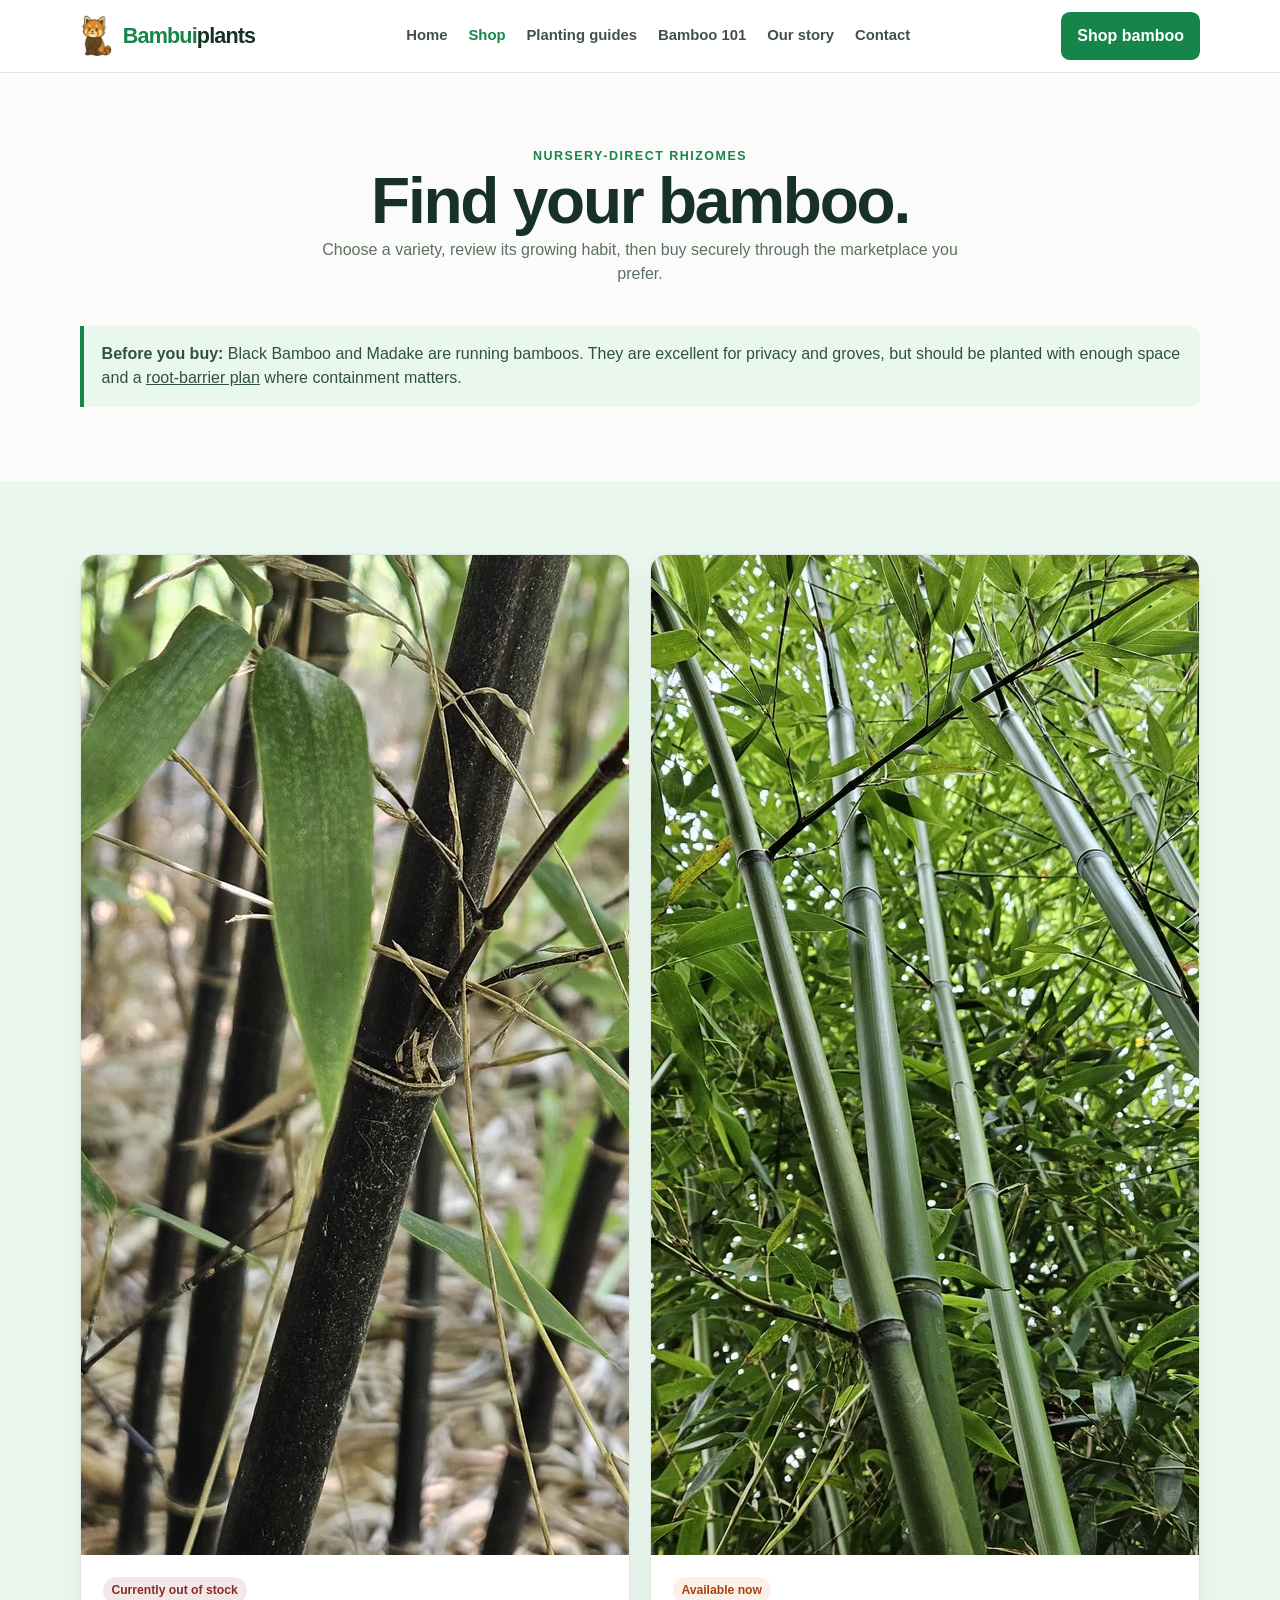
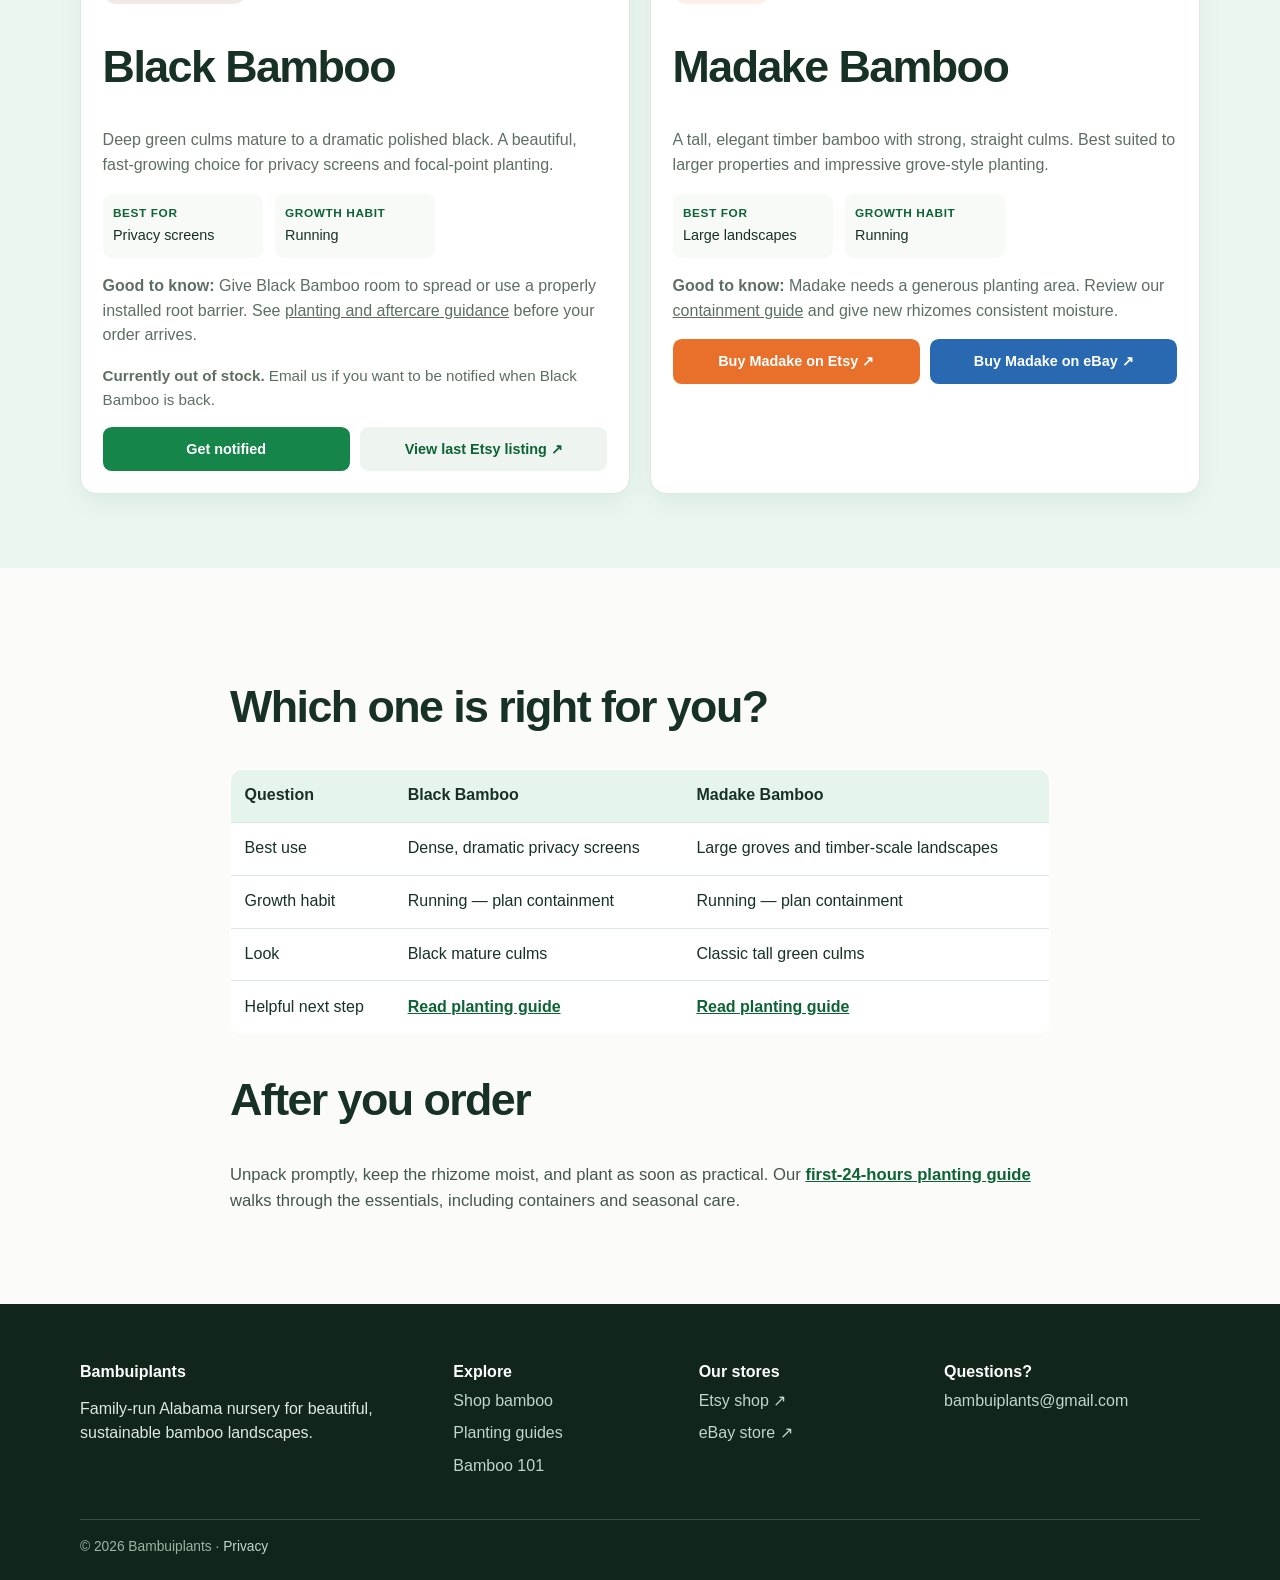
<file: shop.html>
<!doctype html>
<html lang="en">
  <head>
    <meta charset="utf-8" />
    <meta name="viewport" content="width=device-width,initial-scale=1" />
    <title>Shop Bamboo Rhizomes | Bambuiplants</title>
    <meta
      name="description"
      content="Compare Black Bamboo and Madake bamboo rhizomes from Bambuiplants. Buy through our Etsy or eBay stores and get guidance for successful planting."
    />
    <link rel="canonical" href="https://bambuiplants.com/shop.html" />
    <meta property="og:type" content="website" />
    <meta property="og:title" content="Shop Bamboo Rhizomes | Bambuiplants" />
    <meta
      property="og:description"
      content="Compare nursery-direct Black Bamboo and Madake rhizomes."
    />
    <meta property="og:url" content="https://bambuiplants.com/shop.html" />
    <meta
      property="og:image"
      content="https://bambuiplants.com/images/black-bamboo.webp"
    />
    <meta name="twitter:card" content="summary_large_image" />
    <link rel="stylesheet" href="styles.css" />
    <script type="application/ld+json">
      {
        "@context": "https://schema.org",
        "@graph": [
          {
            "@type": "Product",
            "name": "Black Bamboo Rhizomes",
            "description": "Running bamboo rhizomes for privacy screens.",
            "brand": { "@type": "Brand", "name": "Bambuiplants" },
            "offers": {
              "@type": "Offer",
              "availability": "https://schema.org/OutOfStock",
              "url": "https://bambuiplants.etsy.com/listing/1892062324/black-bamboo-rhizomes-1-12-pack"
            }
          },
          {
            "@type": "Product",
            "name": "Madake Bamboo Rhizomes",
            "description": "Running timber bamboo rhizomes for large landscapes.",
            "brand": { "@type": "Brand", "name": "Bambuiplants" },
            "offers": {
              "@type": "Offer",
              "price": "55.95",
              "priceCurrency": "USD",
              "availability": "https://schema.org/InStock",
              "url": "https://bambuiplants.etsy.com/listing/1906264877/madake-bamboo-rhizomes-1-12-pack"
            }
          }
        ]
      }
    </script>
  </head>
  <body>
    <a class="skip-link" href="#main">Skip to content</a>
    <header class="site-header">
      <div class="container header-inner">
        <a class="brand" href="index.html"
          ><img
            src="images/bambuiplants-redpanda.webp"
            width="34"
            height="42"
            alt=""
          /><span><span class="accent">Bambui</span>plants</span></a
        >
        <nav
          class="site-nav"
          data-site-nav
          data-open="false"
          aria-label="Main navigation"
        >
          <a href="index.html">Home</a
          ><a href="shop.html" aria-current="page">Shop</a
          ><a href="guides.html">Planting guides</a
          ><a href="blog.html">Bamboo 101</a><a href="about.html">Our story</a><a href="contact.html">Contact</a>
        </nav>
        <div class="header-actions">
          <a class="button button-primary" href="#madake-bamboo">Shop bamboo</a
          ><button
            class="menu-toggle"
            data-menu-button
            aria-label="Toggle menu"
            aria-expanded="false"
          >
            ☰
          </button>
        </div>
      </div>
    </header>
    <main id="main">
      <section class="section">
        <div class="container">
          <div class="section-heading">
            <p class="eyebrow" style="color: var(--green)">
              Nursery-direct rhizomes
            </p>
            <h1 style="font-size: clamp(2.4rem, 5vw, 4.1rem)">
              Find your bamboo.
            </h1>
            <p>
              Choose a variety, review its growing habit, then buy securely
              through the marketplace you prefer.
            </p>
          </div>
          <div class="notice">
            <strong>Before you buy:</strong> Black Bamboo and Madake are running
            bamboos. They are excellent for privacy and groves, but should be
            planted with enough space and a
            <a href="blog.html#running-vs-clumping">root-barrier plan</a> where
            containment matters.
          </div>
        </div>
      </section>
      <section class="section section-muted">
        <div class="container grid two">
          <article id="black-bamboo" class="card">
            <img
              class="product-image"
              src="images/black-bamboo.webp"
              width="1000"
              height="1000"
              alt="Black Bamboo stalks"
            />
            <div class="card-body">
              <span class="tag tag-soldout">Currently out of stock</span>
              <h2>Black Bamboo</h2>
              <p>
                Deep green culms mature to a dramatic polished black. A
                beautiful, fast-growing choice for privacy screens and
                focal-point planting.
              </p>
              <div class="facts">
                <div class="fact">
                  <b>Best for</b><span>Privacy screens</span>
                </div>
                <div class="fact"><b>Growth habit</b><span>Running</span></div>
              </div>
              <p class="muted">
                <strong>Good to know:</strong> Give Black Bamboo room to spread
                or use a properly installed root barrier. See
                <a href="guides.html">planting and aftercare guidance</a> before
                your order arrives.
              </p>
              <p class="soldout-note"><strong>Currently out of stock.</strong> Email us if you want to be notified when Black Bamboo is back.</p>
              <div class="product-actions">
                <a class="button button-primary" href="contact.html">Get notified</a>
                <a class="button button-quiet" href="https://bambuiplants.etsy.com/listing/1892062324/black-bamboo-rhizomes-1-12-pack" target="_blank" rel="noopener noreferrer">View last Etsy listing ↗</a>
              </div>
            </div>
          </article>
          <article id="madake-bamboo" class="card">
            <img
              class="product-image"
              src="images/madake-bamboo.webp"
              width="1000"
              height="1000"
              alt="Madake Bamboo grove"
            />
            <div class="card-body">
              <span class="tag">Available now</span>
              <h2>Madake Bamboo</h2>
              <p>
                A tall, elegant timber bamboo with strong, straight culms. Best
                suited to larger properties and impressive grove-style planting.
              </p>
              <div class="facts">
                <div class="fact">
                  <b>Best for</b><span>Large landscapes</span>
                </div>
                <div class="fact"><b>Growth habit</b><span>Running</span></div>
              </div>
              <p class="muted">
                <strong>Good to know:</strong> Madake needs a generous planting
                area. Review our
                <a href="blog.html#running-vs-clumping">containment guide</a>
                and give new rhizomes consistent moisture.
              </p>
              <div class="product-actions">
                <a
                  class="button button-etsy"
                  href="https://bambuiplants.etsy.com/listing/1906264877/madake-bamboo-rhizomes-1-12-pack"
                  target="_blank"
                  rel="noopener noreferrer"
                  >Buy Madake on Etsy ↗</a
                ><a
                  class="button button-ebay"
                  href="https://ebay.us/m/ebnZv6"
                  target="_blank"
                  rel="noopener noreferrer"
                  >Buy Madake on eBay ↗</a
                >
              </div>
            </div>
          </article>
        </div>
      </section>
      <section class="section">
        <div class="container content">
          <h2>Which one is right for you?</h2>
          <table class="comparison">
            <thead>
              <tr>
                <th>Question</th>
                <th>Black Bamboo</th>
                <th>Madake Bamboo</th>
              </tr>
            </thead>
            <tbody>
              <tr>
                <td>Best use</td>
                <td>Dense, dramatic privacy screens</td>
                <td>Large groves and timber-scale landscapes</td>
              </tr>
              <tr>
                <td>Growth habit</td>
                <td>Running — plan containment</td>
                <td>Running — plan containment</td>
              </tr>
              <tr>
                <td>Look</td>
                <td>Black mature culms</td>
                <td>Classic tall green culms</td>
              </tr>
              <tr>
                <td>Helpful next step</td>
                <td><a href="guides.html">Read planting guide</a></td>
                <td><a href="guides.html">Read planting guide</a></td>
              </tr>
            </tbody>
          </table>
          <h2>After you order</h2>
          <p>
            Unpack promptly, keep the rhizome moist, and plant as soon as
            practical. Our
            <a href="guides.html">first-24-hours planting guide</a> walks
            through the essentials, including containers and seasonal care.
          </p>
        </div>
      </section>
    </main>
    <footer class="site-footer">
      <div class="container footer-grid">
        <div>
          <h3>Bambuiplants</h3>
          <p>
            Family-run Alabama nursery for beautiful, sustainable bamboo
            landscapes.
          </p>
        </div>
        <div>
          <h3>Explore</h3>
          <ul>
            <li><a href="shop.html">Shop bamboo</a></li>
            <li><a href="guides.html">Planting guides</a></li>
            <li><a href="blog.html">Bamboo 101</a></li>
          </ul>
        </div>
        <div>
          <h3>Our stores</h3>
          <ul>
            <li>
              <a
                href="https://www.etsy.com/shop/BambuiPlants"
                target="_blank"
                rel="noopener noreferrer"
                >Etsy shop ↗</a
              >
            </li>
            <li>
              <a
                href="https://www.ebay.com/usr/bambuiplants"
                target="_blank"
                rel="noopener noreferrer"
                >eBay store ↗</a
              >
            </li>
          </ul>
        </div>
        <div>
          <h3>Questions?</h3>
          <a href="mailto:bambuiplants@gmail.com">bambuiplants@gmail.com</a>
        </div>
      </div>
      <div class="container fineprint">
        © <span data-year></span> Bambuiplants ·
        <a href="privacy.html">Privacy</a>
      </div>
    </footer>
    <script src="site.js" defer></script>
  </body>
</html>
</file>
<file: styles.css>
:root { --green:#16854a; --green-dark:#0d6335; --mint:#eaf7ef; --ink:#183126; --muted:#5e6e64; --line:#dce7df; --cream:#fbfcf9; --orange:#e9702b; --blue:#2869b2; }
* { box-sizing:border-box; }
html { scroll-behavior:smooth; }
body { margin:0; font-family:Inter,Arial,sans-serif; color:var(--ink); background:var(--cream); line-height:1.55; }
a { color:inherit; }
img { display:block; max-width:100%; }
.container { width:min(1120px,calc(100% - 2rem)); margin:auto; }
.skip-link { position:absolute; left:-9999px; } .skip-link:focus { left:1rem; top:1rem; z-index:100; padding:.65rem 1rem; background:white; }
.site-header { position:sticky; top:0; z-index:20; background:rgba(255,255,255,.97); border-bottom:1px solid var(--line); }
.header-inner { min-height:72px; display:flex; align-items:center; justify-content:space-between; gap:1rem; }
.brand { display:flex; align-items:center; gap:.55rem; text-decoration:none; font-weight:800; font-size:1.35rem; letter-spacing:-.04em; white-space:nowrap; }
.brand img { width:34px; height:42px; object-fit:contain; } .brand .accent { color:var(--green); }
.site-nav { display:flex; align-items:center; gap:1.3rem; } .site-nav a { color:#425148; text-decoration:none; font-size:.93rem; font-weight:650; } .site-nav a:hover,.site-nav a[aria-current=page] { color:var(--green); }
.header-actions { display:flex; align-items:center; gap:.5rem; }
.button { display:inline-flex; align-items:center; justify-content:center; gap:.4rem; border:0; border-radius:.55rem; padding:.75rem 1rem; font:inherit; font-weight:750; text-decoration:none; cursor:pointer; transition:background .2s,transform .2s; }
.button:hover { transform:translateY(-1px); } .button-primary { color:#fff; background:var(--green); } .button-primary:hover { background:var(--green-dark); } .button-light { background:#fff; color:var(--green-dark); } .button-etsy { background:var(--orange); color:#fff; } .button-ebay { background:var(--blue); color:#fff; }
.menu-toggle { display:none; border:0; background:transparent; color:var(--ink); font-size:1.45rem; padding:.35rem; }
.hero { min-height:515px; color:#fff; display:grid; place-items:center; text-align:center; background:linear-gradient(rgba(8,36,20,.60),rgba(8,36,20,.72)),url('images/bamboohero.webp') center/cover; }
.hero-content { max-width:780px; padding:5rem 0; } .eyebrow { margin:0 0:.7rem; font-size:.78rem; font-weight:800; letter-spacing:.12em; text-transform:uppercase; color:#b7ebc8; }
h1,h2,h3 { line-height:1.12; letter-spacing:-.035em; } h1 { font-size:clamp(2.45rem,6vw,4.9rem); margin:0; } h2 { font-size:clamp(1.8rem,4vw,2.8rem); margin:0 0:.65rem; } h3 { font-size:1.22rem; margin:.2rem 0 .5rem; }
.lead { font-size:clamp(1.08rem,2vw,1.3rem); max-width:680px; margin:1.2rem auto 1.8rem; } .section { padding:4.6rem 0; } .section-muted { background:var(--mint); } .section-heading { max-width:650px; margin:0 auto 2.4rem; text-align:center; } .section-heading p { color:var(--muted); margin:0; }
.grid { display:grid; gap:1.25rem; } .three { grid-template-columns:repeat(3,1fr); } .two { grid-template-columns:repeat(2,1fr); }
.card { background:#fff; border:1px solid var(--line); border-radius:1rem; overflow:hidden; box-shadow:0 10px 25px rgba(25,62,38,.06); }
.card-body { padding:1.35rem; } .card p,.muted { color:var(--muted); } .icon { width:46px; height:46px; display:grid; place-items:center; border-radius:50%; background:#d8f1e1; color:var(--green); font-size:1.35rem; }
.product-image { width:100%; aspect-ratio:1.6/1; object-fit:cover; background:#e6eee7; } .tag { display:inline-block; padding:.25rem .55rem; border-radius:99px; background:#fdf0e8; color:#a84212; font-size:.76rem; font-weight:800; }
.product-actions { display:grid; grid-template-columns:1fr 1fr; gap:.65rem; margin-top:1rem; } .product-actions .button { font-size:.9rem; padding:.68rem .5rem; }
.facts { display:grid; grid-template-columns:repeat(3,1fr); gap:.7rem; margin:1rem 0; } .fact { padding:.65rem; background:#f7faf7; border-radius:.55rem; } .fact b { display:block; font-size:.74rem; text-transform:uppercase; letter-spacing:.05em; color:var(--green-dark); } .fact span { font-size:.9rem; }
.notice { border-left:4px solid var(--green); padding:1rem 1.1rem; background:var(--mint); border-radius:0 .6rem .6rem 0; color:#31513e; }
.trust-bar { padding:1rem 0; background:#123f27; color:#e9f8ed; text-align:center; font-size:.95rem; } .trust-bar strong { color:#fff; }
.content { max-width:820px; margin:auto; } .content h2 { margin-top:2.5rem; } .content h3 { margin-top:1.65rem; } .content p,.content li { color:#45564c; font-size:1.04rem; } .content li { margin:.5rem 0; } .content a { color:var(--green-dark); font-weight:700; }
.comparison { width:100%; border-collapse:collapse; background:white; border:1px solid var(--line); border-radius:.7rem; overflow:hidden; } .comparison th,.comparison td { padding:.85rem; text-align:left; vertical-align:top; border-bottom:1px solid var(--line); } .comparison th { background:#e6f5eb; } .comparison tr:last-child td { border-bottom:0; }
.site-footer { background:#12251a; color:#dce9e0; padding:3.5rem 0 1.4rem; } .footer-grid { display:grid; grid-template-columns:1.6fr 1fr 1fr 1.2fr; gap:2rem; } .site-footer h3 { color:#fff; font-size:1rem; letter-spacing:0; } .site-footer ul { list-style:none; padding:0; margin:0; } .site-footer li { margin:.5rem 0; } .site-footer a { color:#c4d5c9; text-decoration:none; } .site-footer a:hover { color:#fff; } .fineprint { margin-top:2rem; padding-top:1rem; border-top:1px solid #385142; color:#9db5a4; font-size:.86rem; }
@media (max-width:760px) { .header-inner { min-height:65px; } .brand { font-size:1.15rem; } .brand img { width:29px; height:36px; } .menu-toggle { display:block; } .site-nav { display:none; position:absolute; top:65px; left:0; right:0; padding:.8rem 1rem 1rem; flex-direction:column; align-items:stretch; gap:0; background:white; border-bottom:1px solid var(--line); box-shadow:0 8px 18px rgba(0,0,0,.06); } .site-nav[data-open=true] { display:flex; } .site-nav a { padding:.75rem .25rem; } .header-actions .button { font-size:.84rem; padding:.58rem .68rem; } .hero { min-height:510px; } .hero-content { padding:3rem 0; } .three,.two,.footer-grid { grid-template-columns:1fr; } .section { padding:3.4rem 0; } .facts { grid-template-columns:1fr; } .product-actions { grid-template-columns:1fr; } .comparison { display:block; overflow-x:auto; } }

.tag-soldout { background:#f3e8e8; color:#8a2b2b; }
.button-quiet { background:#eef4ef; color:var(--green-dark); }
.button-quiet:hover { background:#dceee2; }
.soldout-note { margin:1rem 0 0; font-size:.95rem; }
</file>
